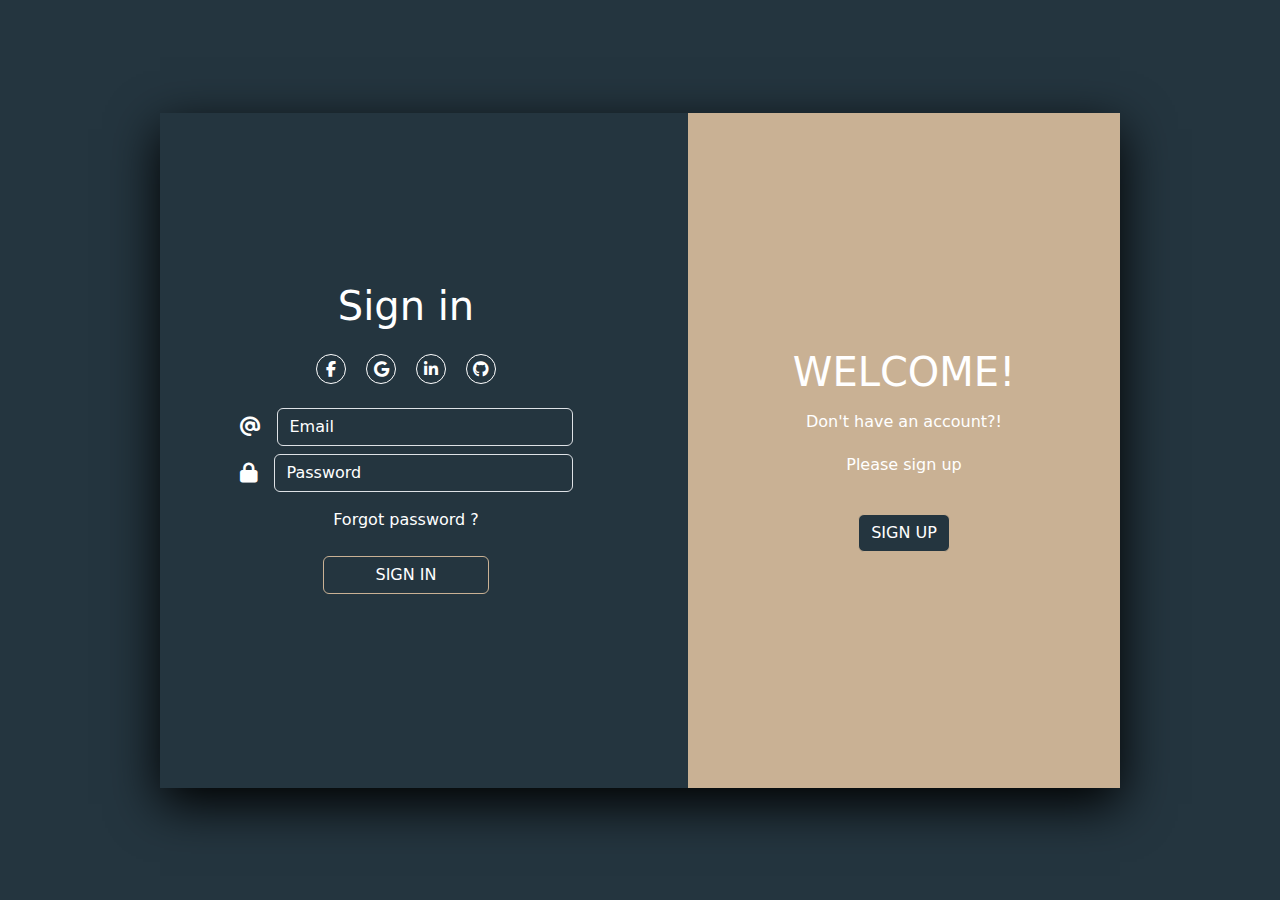
<file: index.html>
<!DOCTYPE html>
<html lang="en">
  <head>
    <meta charset="UTF-8" />
    <meta name="viewport" content="width=device-width, initial-scale=1.0" />
    <title>Login</title>
    <link rel="stylesheet" href="css/style.css" />
    <link rel="stylesheet" href="css/all.min.css" />
    <link rel="stylesheet" href="css/fontawesome.min.css" />
    <link rel="stylesheet" href="css/bootstrap.min.css" />
  </head>
  <body>
    <div
      class="wrapper row w-75 h-75 container d-flex justify-content-center align-items-center mx-auto my-auto"
    >
      <div
        class="signin col-6 d-flex flex-column align-items-center justify-content-center h-100"
      >
        <h1>Sign in</h1>
        <div class="icons d-flex my-3">
          <a href="https://www.facebook.com/login/" target="_blank">
            <i class="fa-brands fa-facebook-f"></i>
          </a>
          <a href="https://www.google.com" target="_blank">
            <i class="fa-brands fa-google"></i>
          </a>
          <a href="https://www.linkedin.com/login/ar" target="_blank">
            <i class="fa-brands fa-linkedin-in"></i>
          </a>
          <a href="https://www.github.com" target="_blank">
            <i class="fa-brands fa-github"></i>
          </a>
        </div>
        <form class="w-75">
          <div class="d-flex">
            <i class="fa-solid fa-at fs-5 me-3 d-flex align-items-center"></i>
            <input
              id="SIemail"
              class="form-control my-2"
              type="text"
              placeholder="Email"
              aria-label="default input example"
              required
            />
          </div>
          <div class="d-flex">
            <i class="fa-solid fa-lock fs-5 me-3 d-flex align-items-center"></i>
            <input
              id="SIpass"
              class="form-control"
              type="password"
              placeholder="Password"
              aria-label="default input example"
              required
            />
          </div>
          <div class="div text-center my-3">
            <span><a href="">Forgot password ?</a></span>
          </div>
          <button
            id="signinbtn"
            type="submit"
            class="btn text-uppercase mx-auto my-4 d-flex justify-content-center w-50"
          >
            Sign in
          </button>
        </form>
      </div>

      <div
        class="signup col-6 d-flex flex-column align-items-center justify-content-center h-100"
      >
        <h1>Sign up</h1>
        <div class="icons d-flex my-3">
          <i class="fa-brands fa-facebook-f"></i>
          <i class="fa-brands fa-google"></i>
          <i class="fa-brands fa-linkedin-in"></i>
          <i class="fa-brands fa-github"></i>
        </div>
        <form class="w-75">
          <div class="d-flex">
            <i class="fa-solid fa-user fs-5 me-3 d-flex align-items-center"></i>
            <input
              oninput="validationSU(this)"
              id="SUname"
              class="form-control my-2"
              type="text"
              placeholder="Name"
              aria-label="default input example"
              required
            />
          </div>
          <div class="d-flex">
            <i class="fa-solid fa-at fs-5 me-3 d-flex align-items-center"></i>
            <input
              oninput="validationSU(this)"
              id="SUemail"
              class="form-control my-2"
              type="text"
              placeholder="Email"
              aria-label="default input example"
              required
            />
          </div>
          <div class="d-flex">
            <i class="fa-solid fa-lock fs-5 me-3 d-flex align-items-center"></i>
            <input
              oninput="validationSU(this)"
              id="SUpass"
              class="form-control"
              type="password"
              placeholder="Password"
              aria-label="default input example"
              required
            />
          </div>
          <button
            id="signupbtn"
            type="submit"
            class="btn text-uppercase my-4 d-flex justify-content-center w-50 mx-auto"
          >
            Sign up
          </button>
        </form>
      </div>

      <div class="helloSU col-5 h-100">
        <div
          class="contentI d-flex flex-column align-items-center justify-content-center h-100"
        >
          <h1 class="mb-3">WELCOME!</h1>
          <h6 class="mb-4">Don't have an account?!</h6>
          <h6 class="mb-4">Please sign up</h6>
          <button
            id="Hsignup"
            type="submit"
            class="btn btn-primary text-uppercase mt-3"
          >
            Sign up
          </button>
        </div>
      </div>
      <div class="helloSI col-5 h-100 d-none">
        <div
          class="contentU d-flex flex-column align-items-center justify-content-center h-100"
        >
          <h1 class="mb-3">Hello, Friend!</h1>
          <h5 class="mb-4">WELCOME BACK!</h5>
          <button
            id="Hsignin"
            type="submit"
            class="btn btn-primary text-uppercase mt-3"
          >
            Sign in
          </button>
        </div>
      </div>
    </div>
    <dialog id="rulesDialogEMAIL">
      <h2>Rules for Entering a Valid Email</h2>
      <ul>
        <li>
          📌 Must contain a <strong>username part</strong> before
          <code>@</code>.
        </li>
        <li>
          📌 Username may include: letters, digits, underscores <code>_</code>,
          hyphens <code>-</code>, and dots <code>.</code>.
        </li>
        <li>📌 Must contain <code>@</code> exactly once.</li>
        <li>
          📌 Must contain a valid <strong>domain name</strong> after
          <code>@</code>.
        </li>
        <li>
          📌 Domain may include: letters, digits, hyphens <code>-</code>, and
          dots <code>.</code>.
        </li>
        <li>
          📌 Must have a <strong>top-level domain</strong> (TLD) like
          <code>.com</code>, <code>.org</code>, etc.
        </li>
        <li>📌 TLD must be at least <strong>2 characters</strong> long.</li>
      </ul>
      <button onclick="closeDialog()" class="bg-black">Close</button>
    </dialog>
    <dialog id="rulesDialogPASS">
      <h2>Rules for Entering a Valid Email</h2>
      <ul>
        <li>🔐 Must be at least <strong>8 characters</strong> long.</li>
        <li>
          🔐 Must include at least <strong>one letter</strong> (A–Z or a–z).
        </li>
        <li>🔐 Must include at least <strong>one number</strong> (0–9).</li>
        <li>🔐 Should not contain spaces.</li>
      </ul>
      <button onclick="closeDialog()" class="bg-black">Close</button>
    </dialog>

    <script src="js/index.js"></script>
  </body>
</html>
</file>
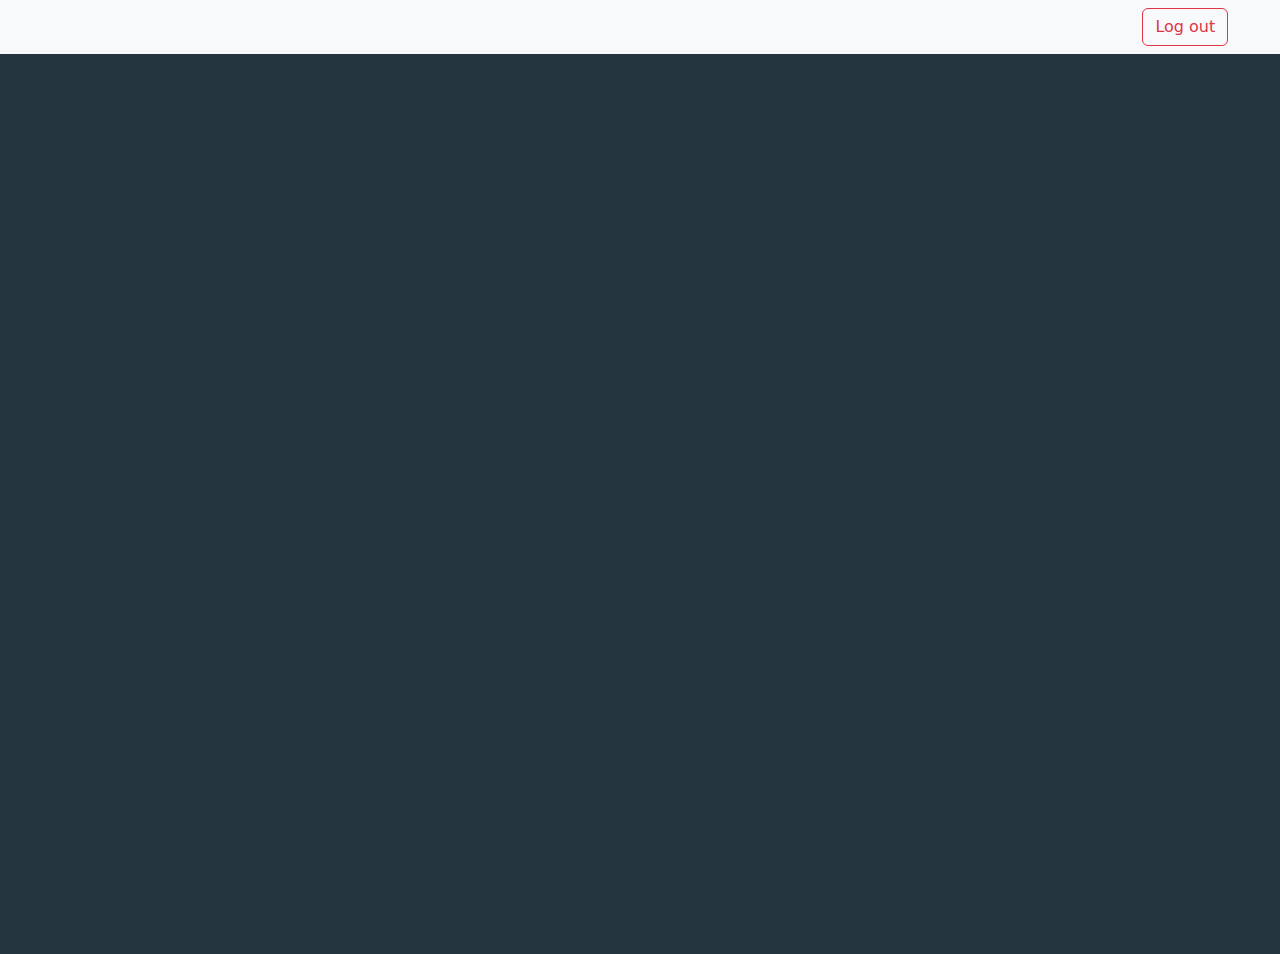
<file: html/welcome.html>
<!DOCTYPE html>
<html lang="en">
<head>
    <meta charset="UTF-8">
    <meta name="viewport" content="width=device-width, initial-scale=1.0">
    <title>welcome page</title>
    <link rel="stylesheet" href="../css/welcome.css">
    <link rel="stylesheet" href="../css/bootstrap.min.css">
</head>
<body>
    <nav class="navbar navbar-expand-lg bg-body-tertiary ">
        <div class="container-fluid">
            <button class="logout btn btn-outline-danger " type="submit">Log out</button>
        </div>
    </nav>
    <div class=" username container min-vh-100 d-flex justify-content-center align-items-center text-white">
    </div>

    <!-- <script src="../js/index.js"></script> -->
    <script src="../js/welcome.js"></script>
</body>
</html>
</file>
<file: css/style.css>
body{
    margin: 0;
    height: 100vh;
    background-color: #24353f !important;
    display: flex;
    justify-content: center;
    align-items: center;
}
.wrapper{
    background-color: #24353f;
    color: white;
    overflow: hidden;
    position: relative;
    box-shadow: 0 1rem 3rem rgb(0, 0, 0) !important;
}
a{
    text-decoration: none !important;
    color: #fff !important;
}
.icons i{
    width: 30px;
    height: 30px;
    border-radius: 50%;
    border:1px solid #fff;
    display: flex;
    justify-content: center;
    align-items: center;
    margin-inline: 10px;
    transition: all .2s ease-in-out;
}
.icons i:hover{
    border-color: #C9B194;
    color: #C9B194;
}
input {
    color: #fff !important;
    border: 10px solid white;
    background: transparent !important;
}
input::placeholder {
    color: #fff !important;
}
input:focus {
    outline: none;
    box-shadow: none !important;
    border-color: #2499dc;
}
button{
    &:hover{
        background-color: #C9B194 !important;
    }
    transition: all .3s ease-in-out;
    background-color: transparent !important;
    border:1px solid #C9B194 !important;
    color: #fff !important;
}
.helloSU{
position: absolute;
left: 55%;
width: 45% !important;
background: #C9B194;

button{
    &:hover{
        background: #C9B194 !important;
        color: #24353f !important;
        font-weight: bold;
        border: 3px solid #24353f !important;
    }
    background: #24353f !important;
    transition: all .3s ease-in-out;
}
}
.helloSI{
    position: absolute;
    left: 0;
    width: 45% !important;
    background: #C9B194;
    button{
        &:hover{
            background: #C9B194 !important;
            color: #24353f !important;
            font-weight: bold;
            border: 3px solid #24353f !important;
        }
        background: #24353f !important;
        transition: all .3s ease-in-out;
    }
}
</file>
<file: css/welcome.css>
body{
    background: #24353f !important;
}
.navbar button{
    position: relative;
    left: 90%;
}
</file>
